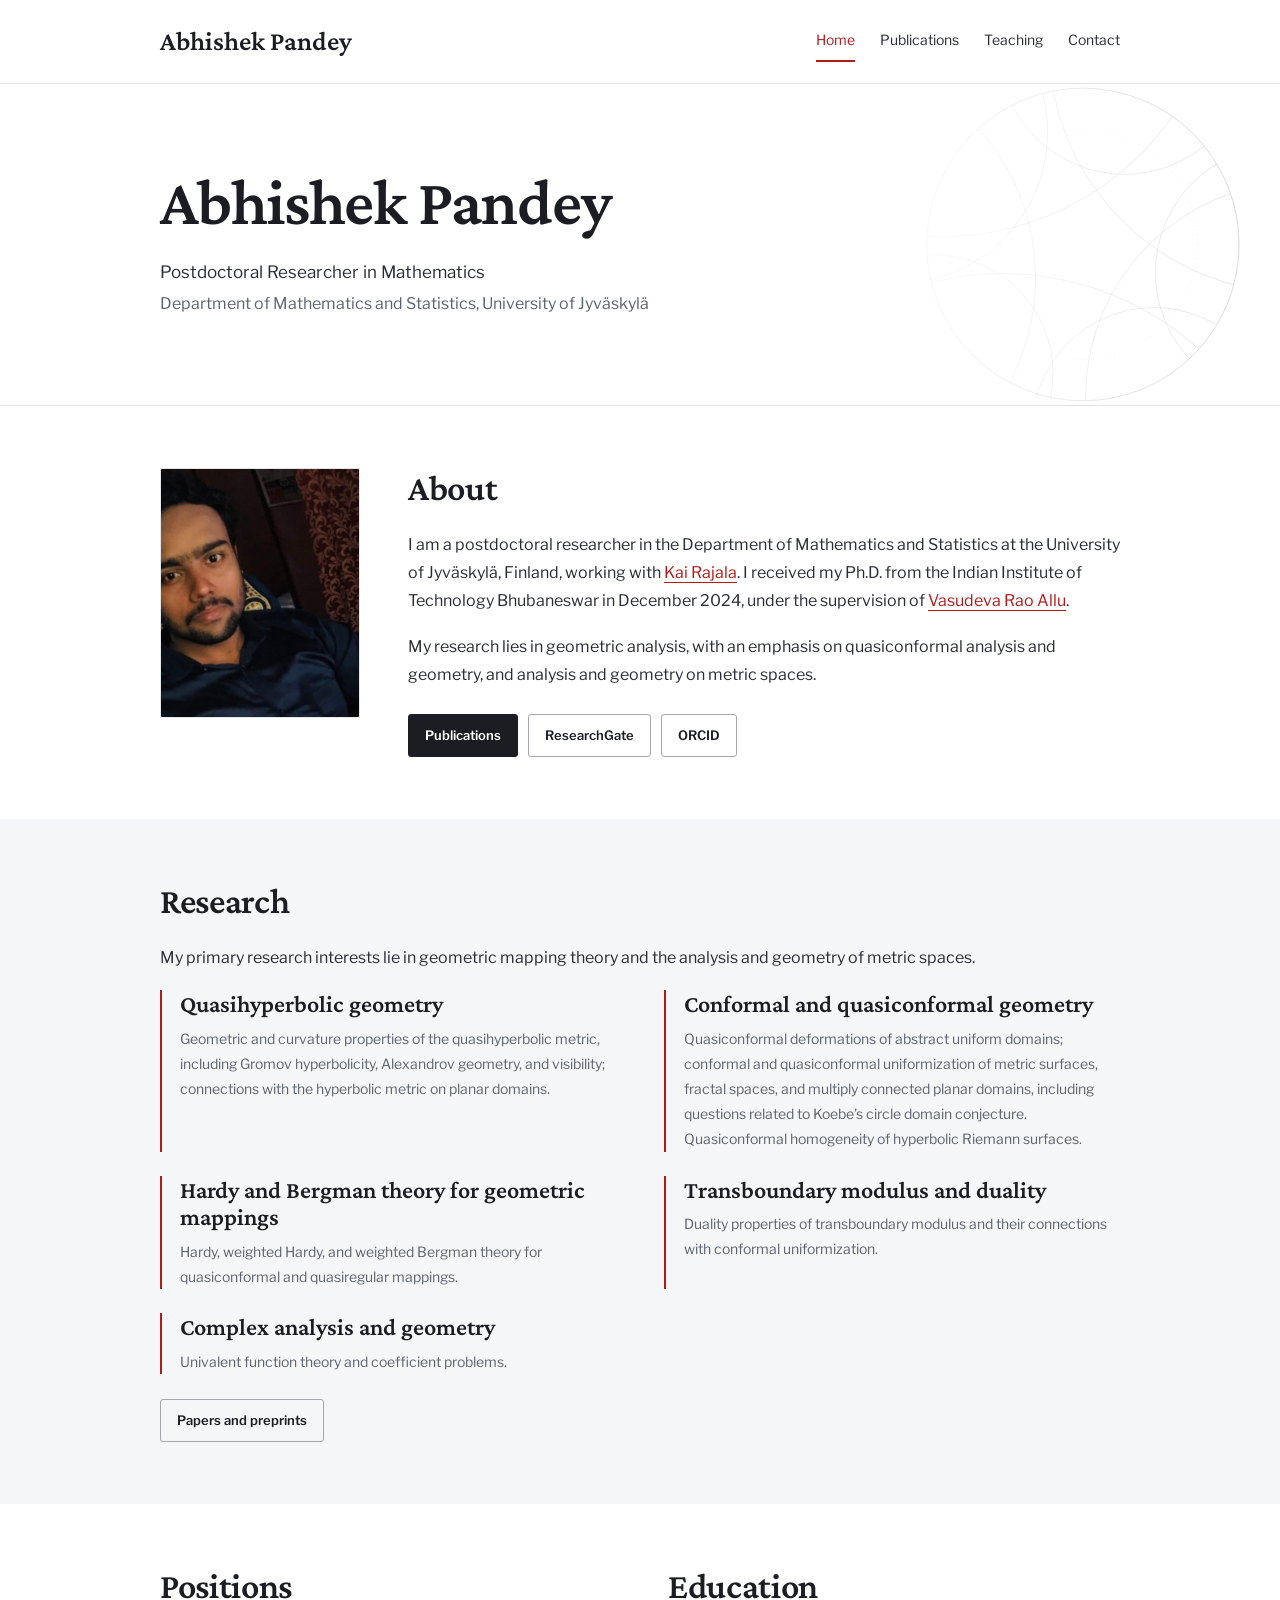
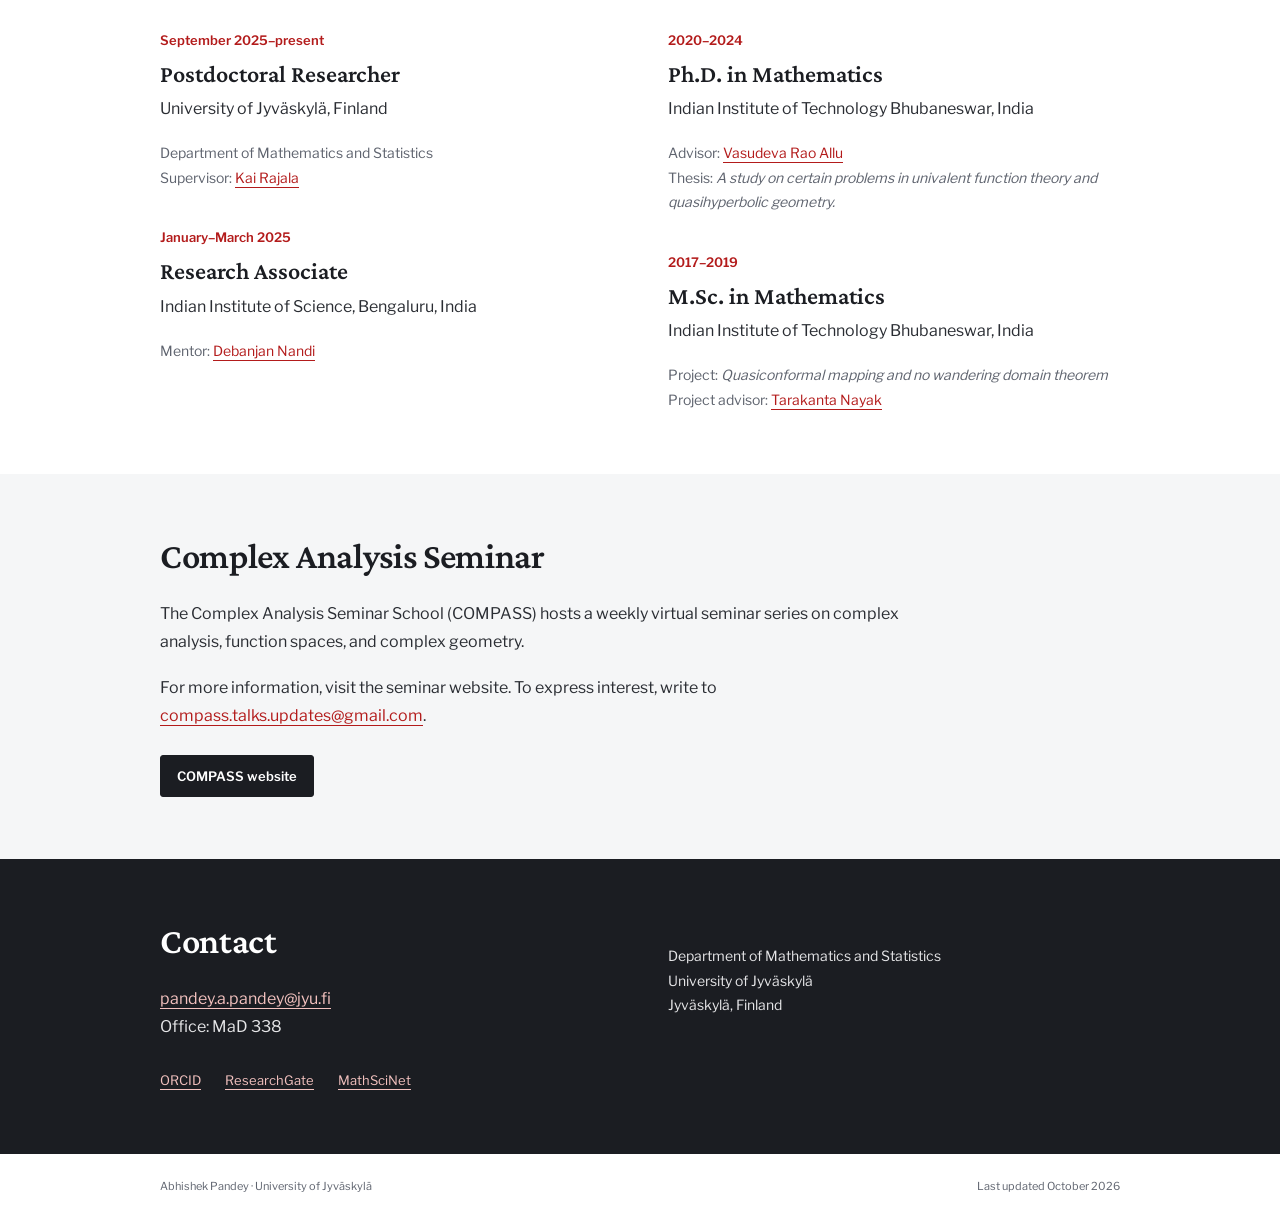
<file: index.html>
<!doctype html>
<html lang="en"><head><meta charset="utf-8"><meta name="viewport" content="width=device-width, initial-scale=1"><title>Abhishek Pandey</title><meta name="description" content="Abhishek Pandey, postdoctoral researcher in mathematics at the University of Jyväskylä. Quasiconformal analysis, quasihyperbolic geometry, and analysis on metric spaces."><meta name="theme-color" content="#b31b1b"><link rel="icon" type="image/svg+xml" href="assets/favicon.svg"><link rel="stylesheet" href="style.css"><script type="application/ld+json">{"@context": "https://schema.org", "@type": "Person", "name": "Abhishek Pandey", "jobTitle": "Postdoctoral Researcher", "affiliation": {"@type": "Organization", "name": "University of Jyväskylä"}, "email": "pandey.a.pandey@jyu.fi", "sameAs": ["https://orcid.org/0009-0004-5698-4659", "https://www.researchgate.net/profile/Abhishek_Pandey86"]}</script></head><body><a class="skip" href="#main">Skip to content</a><header class="site-header"><div class="wrap header-inner"><a class="site-name" href="index.html">Abhishek Pandey</a><nav class="navigation" aria-label="Main navigation"><a href="index.html" aria-current="page">Home</a><a href="publications.html">Publications</a><a href="teaching.html">Teaching</a><a href="index.html#contact">Contact</a></nav></div></header><main id="main"><section class="hero" aria-label="Introduction"><div class="wrap"><h1>Abhishek Pandey</h1><p>Postdoctoral Researcher in Mathematics<br><span class="affiliation">Department of Mathematics and Statistics, University of Jyväskylä</span></p></div></section>
<section class="section" aria-labelledby="about-title"><div class="wrap about-grid"><img class="portrait" src="assets/portrait.jpg" width="200" height="250" alt="Abhishek Pandey"><div><h2 id="about-title">About</h2><p>I am a postdoctoral researcher in the Department of Mathematics and Statistics at the University of Jyväskylä, Finland, working with <a href="https://users.jyu.fi/~kirajala/">Kai Rajala</a>. I received my Ph.D. from the Indian Institute of Technology Bhubaneswar in December 2024, under the supervision of <a href="https://sbs.iitbbs.ac.in/index.php/vasura/">Vasudeva Rao Allu</a>.</p><p>My research lies in geometric analysis, with an emphasis on quasiconformal analysis and geometry, and analysis and geometry on metric spaces.</p><div class="buttons"><a class="button" href="publications.html">Publications</a><a class="button outline" href="https://www.researchgate.net/profile/Abhishek_Pandey86">ResearchGate</a><a class="button outline" href="https://orcid.org/0009-0004-5698-4659">ORCID</a></div></div></div></section>
<section class="section band" aria-labelledby="research-title"><div class="wrap"><h2 id="research-title">Research</h2><p>My primary research interests lie in geometric mapping theory and the analysis and geometry of metric spaces.</p><ul class="research-list"><li><h3>Quasihyperbolic geometry</h3><p>Geometric and curvature properties of the quasihyperbolic metric, including Gromov hyperbolicity, Alexandrov geometry, and visibility; connections with the hyperbolic metric on planar domains.</p></li><li><h3>Conformal and quasiconformal geometry</h3><p>Quasiconformal deformations of abstract uniform domains; conformal and quasiconformal uniformization of metric surfaces, fractal spaces, and multiply connected planar domains, including questions related to Koebe’s circle domain conjecture. Quasiconformal homogeneity of hyperbolic Riemann surfaces.</p></li><li><h3>Hardy and Bergman theory for geometric mappings</h3><p>Hardy, weighted Hardy, and weighted Bergman theory for quasiconformal and quasiregular mappings.</p></li><li><h3>Transboundary modulus and duality</h3><p>Duality properties of transboundary modulus and their connections with conformal uniformization.</p></li><li style="grid-column:1 / -1"><h3>Complex analysis and geometry</h3><p>Univalent function theory and coefficient problems.</p></li></ul><div class="buttons"><a class="button outline" href="publications.html">Papers and preprints</a></div></div></section>
<section class="section" aria-label="Positions and education"><div class="wrap two-column"><div><h2>Positions</h2><div><span class="date">September 2025–present</span><h3 class="role-title">Postdoctoral Researcher</h3><p>University of Jyväskylä, Finland</p><p class="detail muted">Department of Mathematics and Statistics<br>Supervisor: <a href="https://users.jyu.fi/~kirajala/">Kai Rajala</a></p></div><div style="margin-top:36px"><span class="date">January–March 2025</span><h3 class="role-title">Research Associate</h3><p>Indian Institute of Science, Bengaluru, India</p><p class="detail muted">Mentor: <a href="https://sites.google.com/view/debanjannandi/home">Debanjan Nandi</a></p></div></div><div><h2>Education</h2><div><span class="date">2020–2024</span><h3 class="role-title">Ph.D. in Mathematics</h3><p>Indian Institute of Technology Bhubaneswar, India</p><p class="detail muted">Advisor: <a href="https://sbs.iitbbs.ac.in/index.php/vasura/">Vasudeva Rao Allu</a><br>Thesis: <em>A study on certain problems in univalent function theory and quasihyperbolic geometry.</em></p></div><div style="margin-top:36px"><span class="date">2017–2019</span><h3 class="role-title">M.Sc. in Mathematics</h3><p>Indian Institute of Technology Bhubaneswar, India</p><p class="detail muted">Project: <em>Quasiconformal mapping and no wandering domain theorem</em><br>Project advisor: <a href="https://sbs.iitbbs.ac.in/index.php/tnayak/">Tarakanta Nayak</a></p></div></div></div></section>
<section class="section band" aria-labelledby="compass-title"><div class="wrap"><div class="seminar-copy"><h2 id="compass-title">Complex Analysis Seminar</h2><p>The Complex Analysis Seminar School (COMPASS) hosts a weekly virtual seminar series on complex analysis, function spaces, and complex geometry.</p><p>For more information, visit the seminar website. To express interest, write to <a href="mailto:compass.talks.updates@gmail.com">compass.talks.updates@gmail.com</a>.</p><div class="buttons"><a class="button" href="https://sites.google.com/view/compass-lectures/home">COMPASS website</a></div></div></div></section>
<section class="section contact" id="contact" aria-labelledby="contact-title"><div class="wrap"><div class="two-column"><div><h2 id="contact-title">Contact</h2><p><a href="mailto:pandey.a.pandey@jyu.fi">pandey.a.pandey@jyu.fi</a><br>Office: MaD 338</p></div><address>Department of Mathematics and Statistics<br>University of Jyväskylä<br>Jyväskylä, Finland</address></div><div class="profiles"><a href="https://orcid.org/0009-0004-5698-4659">ORCID</a><a href="https://www.researchgate.net/profile/Abhishek_Pandey86">ResearchGate</a><a href="https://mathscinet.ams.org/mathscinet/2006/mathscinet/search/author.html?mrauthid=1399513">MathSciNet</a></div></div></section></main><footer class="footer"><div class="wrap"><p>Abhishek Pandey · University of Jyväskylä</p><p>Last updated October 2026</p></div></footer></body></html>
</file>
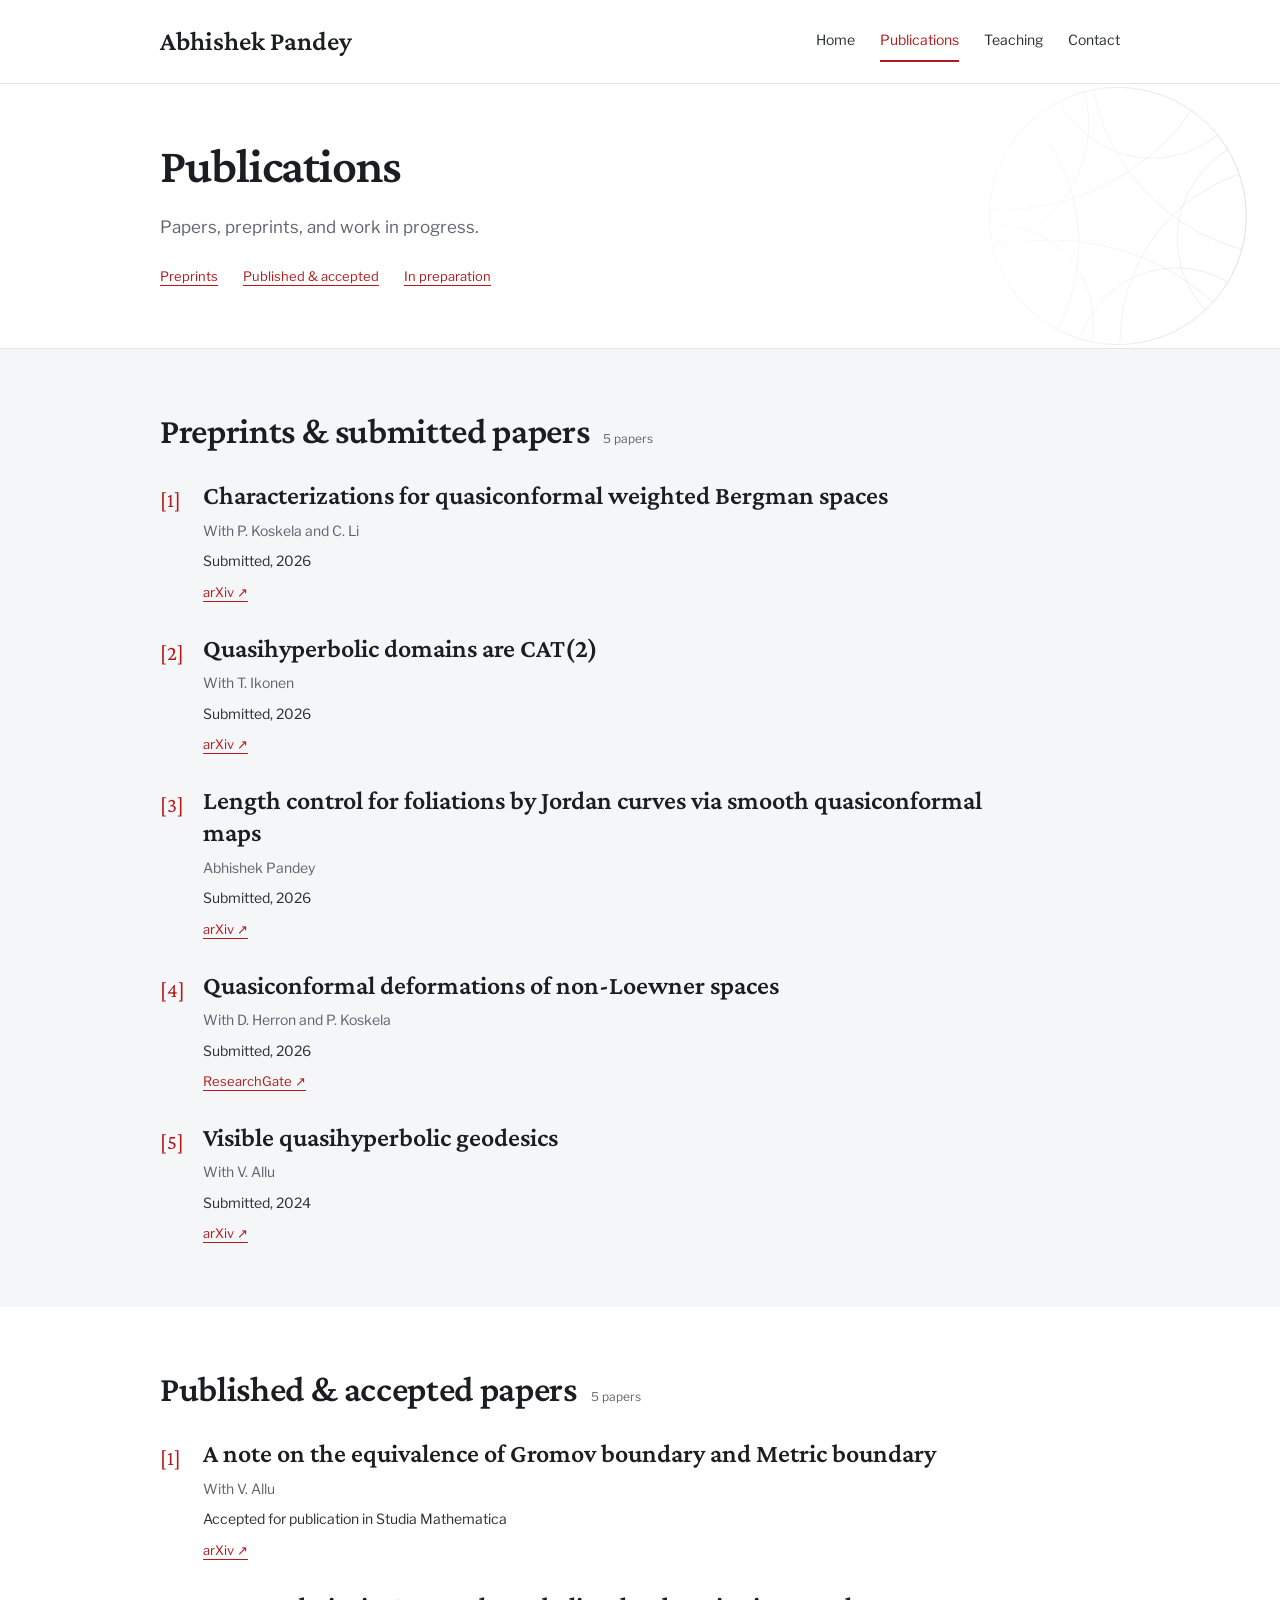
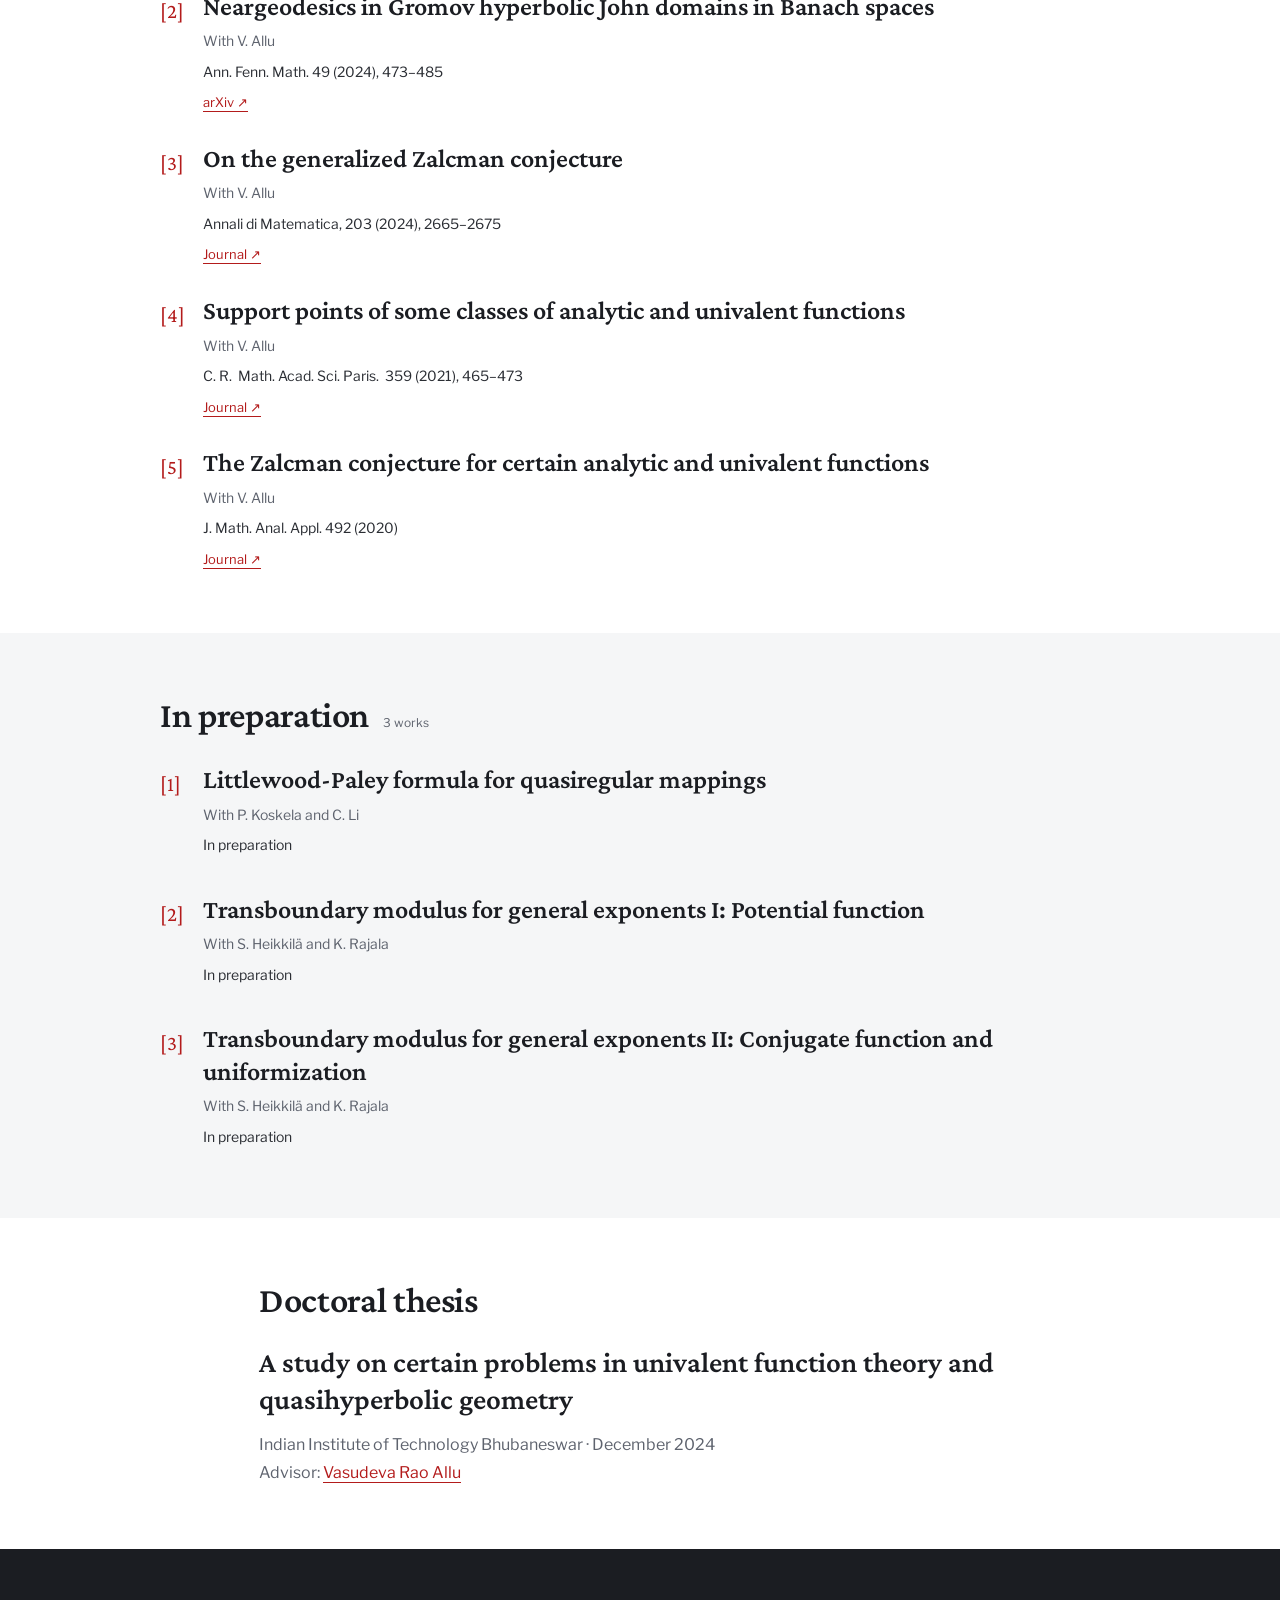
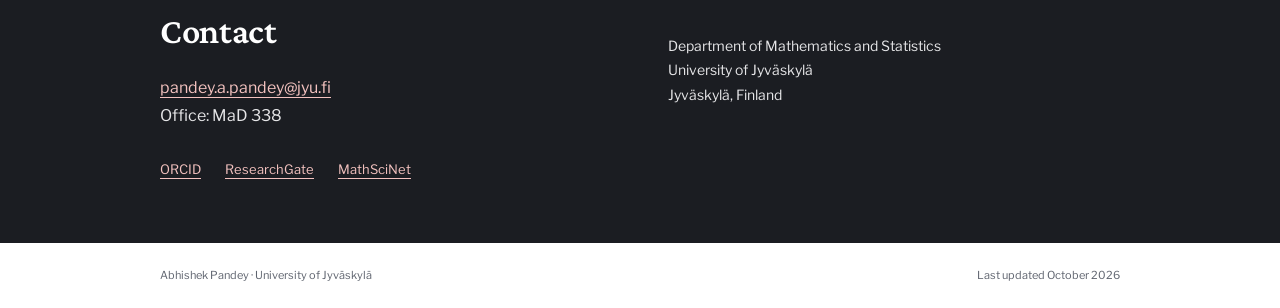
<file: publications.html>
<!doctype html>
<html lang="en"><head><meta charset="utf-8"><meta name="viewport" content="width=device-width, initial-scale=1"><title>Publications · Abhishek Pandey</title><meta name="description" content="Research papers, preprints, and work in preparation by Abhishek Pandey in quasiconformal analysis, quasihyperbolic geometry, and complex analysis."><meta name="theme-color" content="#b31b1b"><link rel="icon" type="image/svg+xml" href="assets/favicon.svg"><link rel="stylesheet" href="style.css"><script type="application/ld+json">{"@context": "https://schema.org", "@type": "Person", "name": "Abhishek Pandey", "jobTitle": "Postdoctoral Researcher", "affiliation": {"@type": "Organization", "name": "University of Jyväskylä"}, "email": "pandey.a.pandey@jyu.fi", "sameAs": ["https://orcid.org/0009-0004-5698-4659", "https://www.researchgate.net/profile/Abhishek_Pandey86"]}</script></head><body><a class="skip" href="#main">Skip to content</a><header class="site-header"><div class="wrap header-inner"><a class="site-name" href="index.html">Abhishek Pandey</a><nav class="navigation" aria-label="Main navigation"><a href="index.html">Home</a><a href="publications.html" aria-current="page">Publications</a><a href="teaching.html">Teaching</a><a href="index.html#contact">Contact</a></nav></div></header><main id="main"><section class="hero small" aria-label="Introduction"><div class="wrap"><h1>Publications</h1><p>Papers, preprints, and work in progress.</p><nav class="page-jump" aria-label="Publication sections"><a href="#preprints-submitted">Preprints</a><a href="#published-accepted">Published &amp; accepted</a><a href="#in-preparation">In preparation</a></nav></div></section><section class="section band" id="preprints-submitted" aria-labelledby="preprints-submitted-title"><div class="wrap"><div class="section-heading"><h2 id="preprints-submitted-title">Preprints &amp; submitted papers</h2><span class="count">5 papers</span></div><ol class="paper-list"><li class="paper"><h3><a href="https://arxiv.org/pdf/2610.14267">Characterizations for quasiconformal weighted Bergman spaces</a></h3><p class="authors">With P. Koskela and C. Li</p><p class="citation">Submitted, 2026</p><div class="paper-links"><a href="https://arxiv.org/pdf/2610.14267">arXiv <span aria-hidden="true">↗</span><span class="sr-only"> — Characterizations for quasiconformal weighted Bergman spaces</span></a></div></li><li class="paper"><h3><a href="https://arxiv.org/pdf/2609.24610">Quasihyperbolic domains are CAT(2)</a></h3><p class="authors">With T. Ikonen</p><p class="citation">Submitted, 2026</p><div class="paper-links"><a href="https://arxiv.org/pdf/2609.24610">arXiv <span aria-hidden="true">↗</span><span class="sr-only"> — Quasihyperbolic domains are CAT(2)</span></a></div></li><li class="paper"><h3><a href="https://arxiv.org/abs/2610.21009">Length control for foliations by Jordan curves via smooth quasiconformal maps</a></h3><p class="authors">Abhishek Pandey</p><p class="citation">Submitted, 2026</p><div class="paper-links"><a href="https://arxiv.org/abs/2610.21009">arXiv <span aria-hidden="true">↗</span><span class="sr-only"> — Length control for foliations by Jordan curves via smooth quasiconformal maps</span></a></div></li><li class="paper"><h3><a href="https://www.researchgate.net/publication/415911220_QUASICONFORMAL_DEFORMATIONS_OF_NON-LOEWNER_SPACES">Quasiconformal deformations of non-Loewner spaces</a></h3><p class="authors">With D. Herron and P. Koskela</p><p class="citation">Submitted, 2026</p><div class="paper-links"><a href="https://www.researchgate.net/publication/415911220_QUASICONFORMAL_DEFORMATIONS_OF_NON-LOEWNER_SPACES">ResearchGate <span aria-hidden="true">↗</span><span class="sr-only"> — Quasiconformal deformations of non-Loewner spaces</span></a></div></li><li class="paper"><h3><a href="https://doi.org/10.48550/arXiv.2306.03815">Visible quasihyperbolic geodesics</a></h3><p class="authors">With V. Allu</p><p class="citation">Submitted, 2024</p><div class="paper-links"><a href="https://doi.org/10.48550/arXiv.2306.03815">arXiv <span aria-hidden="true">↗</span><span class="sr-only"> — Visible quasihyperbolic geodesics</span></a></div></li></ol></div></section><section class="section" id="published-accepted" aria-labelledby="published-accepted-title"><div class="wrap"><div class="section-heading"><h2 id="published-accepted-title">Published &amp; accepted papers</h2><span class="count">5 papers</span></div><ol class="paper-list"><li class="paper"><h3><a href="https://arxiv.org/abs/2405.10273">A note on the equivalence of Gromov boundary and Metric boundary</a></h3><p class="authors">With V. Allu</p><p class="citation">Accepted for publication in Studia Mathematica</p><div class="paper-links"><a href="https://arxiv.org/abs/2405.10273">arXiv <span aria-hidden="true">↗</span><span class="sr-only"> — A note on the equivalence of Gromov boundary and Metric boundary</span></a></div></li><li class="paper"><h3><a href="https://arxiv.org/abs/2301.13147v3">Neargeodesics in Gromov hyperbolic John domains in Banach spaces</a></h3><p class="authors">With V. Allu</p><p class="citation">Ann. Fenn. Math. 49 (2024), 473–485</p><div class="paper-links"><a href="https://arxiv.org/abs/2301.13147v3">arXiv <span aria-hidden="true">↗</span><span class="sr-only"> — Neargeodesics in Gromov hyperbolic John domains in Banach spaces</span></a></div></li><li class="paper"><h3><a href="https://doi.org/10.1007/s10231-024-01461-z">On the generalized Zalcman conjecture</a></h3><p class="authors">With V. Allu</p><p class="citation">Annali di Matematica, 203 (2024), 2665–2675</p><div class="paper-links"><a href="https://doi.org/10.1007/s10231-024-01461-z">Journal <span aria-hidden="true">↗</span><span class="sr-only"> — On the generalized Zalcman conjecture</span></a></div></li><li class="paper"><h3><a href="https://comptes-rendus.academie-sciences.fr/mathematique/articles/10.5802/crmath.181/">Support points of some classes of analytic and univalent functions</a></h3><p class="authors">With V. Allu</p><p class="citation">C. R.  Math. Acad. Sci. Paris.  359 (2021), 465–473</p><div class="paper-links"><a href="https://comptes-rendus.academie-sciences.fr/mathematique/articles/10.5802/crmath.181/">Journal <span aria-hidden="true">↗</span><span class="sr-only"> — Support points of some classes of analytic and univalent functions</span></a></div></li><li class="paper"><h3><a href="https://doi.org/10.1016/j.jmaa.2020.124466">The Zalcman conjecture for certain analytic and univalent functions</a></h3><p class="authors">With V. Allu</p><p class="citation">J. Math. Anal. Appl. 492 (2020)</p><div class="paper-links"><a href="https://doi.org/10.1016/j.jmaa.2020.124466">Journal <span aria-hidden="true">↗</span><span class="sr-only"> — The Zalcman conjecture for certain analytic and univalent functions</span></a></div></li></ol></div></section><section class="section band" id="in-preparation" aria-labelledby="in-preparation-title"><div class="wrap"><div class="section-heading"><h2 id="in-preparation-title">In preparation</h2><span class="count">3 works</span></div><ol class="paper-list"><li class="paper"><h3>Littlewood-Paley formula for quasiregular mappings</h3><p class="authors">With P. Koskela and C. Li</p><p class="citation">In preparation</p></li><li class="paper"><h3>Transboundary modulus for general exponents I: Potential function</h3><p class="authors">With S. Heikkilä and K. Rajala</p><p class="citation">In preparation</p></li><li class="paper"><h3>Transboundary modulus for general exponents II: Conjugate function and uniformization</h3><p class="authors">With S. Heikkilä and K. Rajala</p><p class="citation">In preparation</p></li></ol></div></section><section class="section" aria-labelledby="thesis-title"><div class="wrap thesis"><h2 id="thesis-title">Doctoral thesis</h2><h3>A study on certain problems in univalent function theory and quasihyperbolic geometry</h3><p class="muted">Indian Institute of Technology Bhubaneswar · December 2024<br>Advisor: <a href="https://sbs.iitbbs.ac.in/index.php/vasura/">Vasudeva Rao Allu</a></p></div></section><section class="section contact" id="contact" aria-labelledby="contact-title"><div class="wrap"><div class="two-column"><div><h2 id="contact-title">Contact</h2><p><a href="mailto:pandey.a.pandey@jyu.fi">pandey.a.pandey@jyu.fi</a><br>Office: MaD 338</p></div><address>Department of Mathematics and Statistics<br>University of Jyväskylä<br>Jyväskylä, Finland</address></div><div class="profiles"><a href="https://orcid.org/0009-0004-5698-4659">ORCID</a><a href="https://www.researchgate.net/profile/Abhishek_Pandey86">ResearchGate</a><a href="https://mathscinet.ams.org/mathscinet/2006/mathscinet/search/author.html?mrauthid=1399513">MathSciNet</a></div></div></section></main><footer class="footer"><div class="wrap"><p>Abhishek Pandey · University of Jyväskylä</p><p>Last updated October 2026</p></div></footer></body></html>
</file>
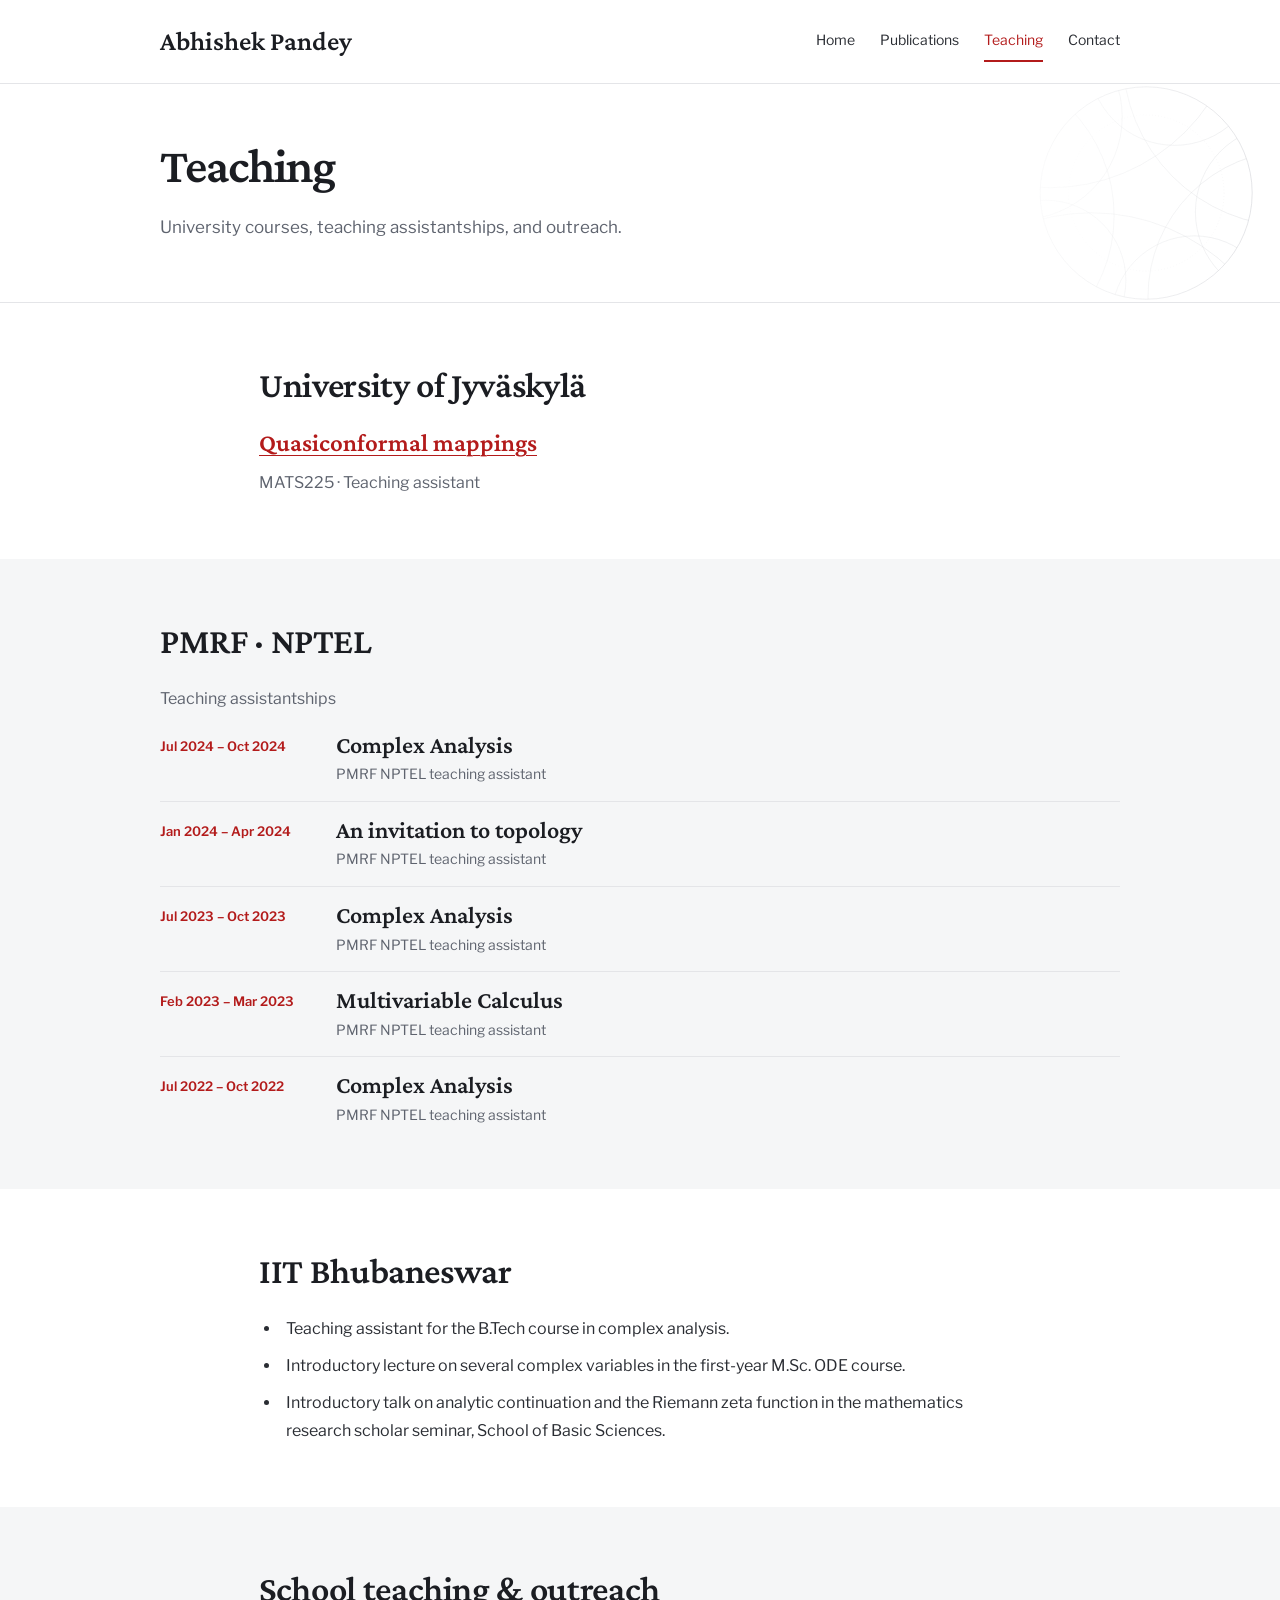
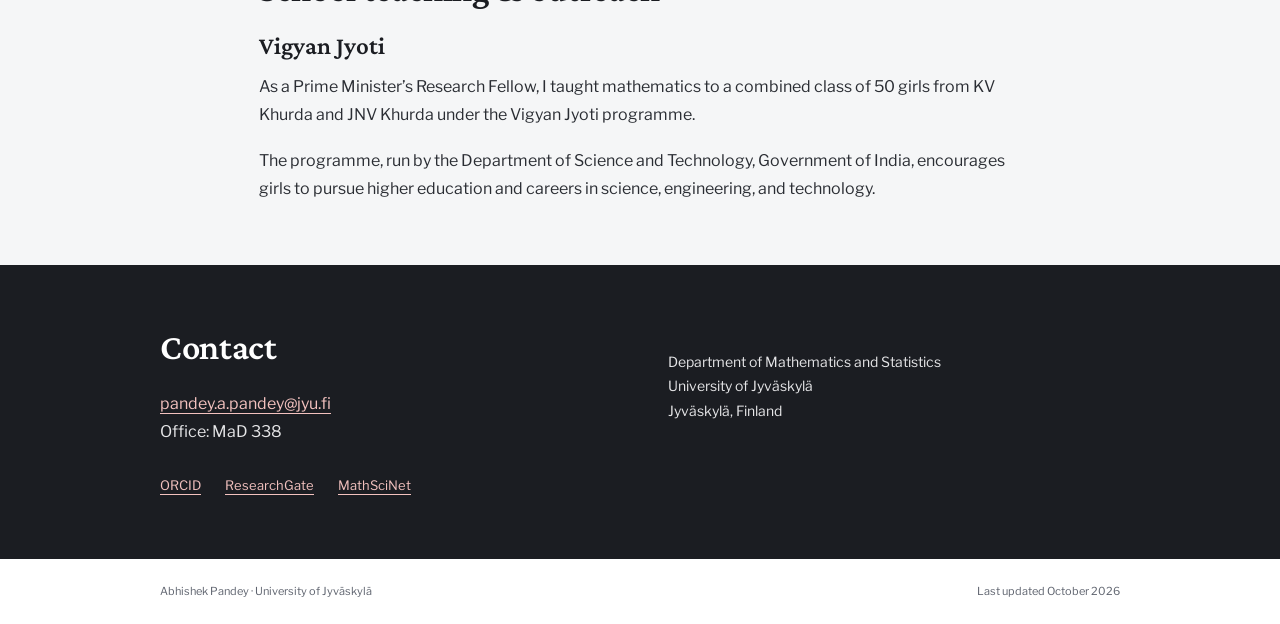
<file: teaching.html>
<!doctype html>
<html lang="en"><head><meta charset="utf-8"><meta name="viewport" content="width=device-width, initial-scale=1"><title>Teaching · Abhishek Pandey</title><meta name="description" content="Teaching and outreach by Abhishek Pandey at the University of Jyväskylä, IIT Bhubaneswar, NPTEL, and Vigyan Jyoti."><meta name="theme-color" content="#b31b1b"><link rel="icon" type="image/svg+xml" href="assets/favicon.svg"><link rel="stylesheet" href="style.css"><script type="application/ld+json">{"@context": "https://schema.org", "@type": "Person", "name": "Abhishek Pandey", "jobTitle": "Postdoctoral Researcher", "affiliation": {"@type": "Organization", "name": "University of Jyväskylä"}, "email": "pandey.a.pandey@jyu.fi", "sameAs": ["https://orcid.org/0009-0004-5698-4659", "https://www.researchgate.net/profile/Abhishek_Pandey86"]}</script></head><body><a class="skip" href="#main">Skip to content</a><header class="site-header"><div class="wrap header-inner"><a class="site-name" href="index.html">Abhishek Pandey</a><nav class="navigation" aria-label="Main navigation"><a href="index.html">Home</a><a href="publications.html">Publications</a><a href="teaching.html" aria-current="page">Teaching</a><a href="index.html#contact">Contact</a></nav></div></header><main id="main"><section class="hero small" aria-label="Introduction"><div class="wrap"><h1>Teaching</h1><p>University courses, teaching assistantships, and outreach.</p></div></section><section class="section" aria-labelledby="jyu-title"><div class="wrap prose"><h2 id="jyu-title">University of Jyväskylä</h2><h3><a href="https://kfaessler.wixsite.com/math/quasiconformal-mappings-2026">Quasiconformal mappings</a></h3><p class="muted">MATS225 · Teaching assistant</p></div></section><section class="section band" aria-labelledby="nptel-title"><div class="wrap"><h2 id="nptel-title">PMRF · NPTEL</h2><p class="muted">Teaching assistantships</p><ul class="teaching-list"><li><span class="date">Jul 2024 – Oct 2024</span><div><h3>Complex Analysis</h3><p>PMRF NPTEL teaching assistant</p></div></li><li><span class="date">Jan 2024 – Apr 2024</span><div><h3>An invitation to topology</h3><p>PMRF NPTEL teaching assistant</p></div></li><li><span class="date">Jul 2023 – Oct 2023</span><div><h3>Complex Analysis</h3><p>PMRF NPTEL teaching assistant</p></div></li><li><span class="date">Feb 2023 – Mar 2023</span><div><h3>Multivariable Calculus</h3><p>PMRF NPTEL teaching assistant</p></div></li><li><span class="date">Jul 2022 – Oct 2022</span><div><h3>Complex Analysis</h3><p>PMRF NPTEL teaching assistant</p></div></li></ul></div></section><section class="section" aria-labelledby="iit-title"><div class="wrap prose"><h2 id="iit-title">IIT Bhubaneswar</h2><ul><li>Teaching assistant for the B.Tech course in complex analysis.</li><li>Introductory lecture on several complex variables in the first-year M.Sc. ODE course.</li><li>Introductory talk on analytic continuation and the Riemann zeta function in the mathematics research scholar seminar, School of Basic Sciences.</li></ul></div></section><section class="section band" aria-labelledby="outreach-title"><div class="wrap prose"><h2 id="outreach-title">School teaching &amp; outreach</h2><h3>Vigyan Jyoti</h3><p>As a Prime Minister’s Research Fellow, I taught mathematics to a combined class of 50 girls from KV Khurda and JNV Khurda under the Vigyan Jyoti programme.</p><p>The programme, run by the Department of Science and Technology, Government of India, encourages girls to pursue higher education and careers in science, engineering, and technology.</p></div></section><section class="section contact" id="contact" aria-labelledby="contact-title"><div class="wrap"><div class="two-column"><div><h2 id="contact-title">Contact</h2><p><a href="mailto:pandey.a.pandey@jyu.fi">pandey.a.pandey@jyu.fi</a><br>Office: MaD 338</p></div><address>Department of Mathematics and Statistics<br>University of Jyväskylä<br>Jyväskylä, Finland</address></div><div class="profiles"><a href="https://orcid.org/0009-0004-5698-4659">ORCID</a><a href="https://www.researchgate.net/profile/Abhishek_Pandey86">ResearchGate</a><a href="https://mathscinet.ams.org/mathscinet/2006/mathscinet/search/author.html?mrauthid=1399513">MathSciNet</a></div></div></section></main><footer class="footer"><div class="wrap"><p>Abhishek Pandey · University of Jyväskylä</p><p>Last updated October 2026</p></div></footer></body></html>
</file>
<file: style.css>
@font-face{font-family:'Crimson Pro';font-style:normal;font-weight:400;font-display:swap;src:url('assets/fonts/crimson-pro-regular.ttf') format('truetype')}
@font-face{font-family:'Crimson Pro';font-style:normal;font-weight:600;font-display:swap;src:url('assets/fonts/crimson-pro-semibold.ttf') format('truetype')}
@font-face{font-family:'Libre Franklin';font-style:normal;font-weight:400;font-display:swap;src:url('assets/fonts/libre-franklin-regular.ttf') format('truetype')}
@font-face{font-family:'Libre Franklin';font-style:normal;font-weight:600;font-display:swap;src:url('assets/fonts/libre-franklin-semibold.ttf') format('truetype')}
:root{--ink:#1b1d22;--body:#2a2d33;--muted:#5e636e;--red:#b31b1b;--rule:#e4e5e8;--band:#f5f6f7;--serif:'Crimson Pro',Georgia,serif;--sans:'Libre Franklin',Arial,sans-serif}
*{box-sizing:border-box}
html{scroll-behavior:smooth;scroll-padding-top:24px}
body{margin:0;background:#fff;color:var(--body);font-family:var(--sans);font-size:16px;line-height:1.75;-webkit-font-smoothing:antialiased}
img{max-width:100%;height:auto;display:block}
a{color:var(--red);text-decoration-thickness:1px;text-underline-offset:4px}
a:hover{color:var(--ink)}
a:focus-visible{outline:2px solid var(--red);outline-offset:5px;border-radius:2px}
p{margin:0 0 18px}p:last-child{margin-bottom:0}
h1,h2,h3{color:var(--ink);font-family:var(--serif);font-weight:600;line-height:1.15;margin:0 0 22px}
h1{font-size:clamp(44px,6vw,66px);letter-spacing:-1.1px}
h2{font-size:36px;letter-spacing:-.35px}
h3{font-size:25px;margin-bottom:12px}
ul{padding-left:22px;margin:0}li+li{margin-top:9px}
.wrap{width:min(100%,1008px);margin:auto;padding-inline:24px}
.skip{position:absolute;left:12px;top:-100px;background:#fff;padding:10px 18px;z-index:10}.skip:focus{top:10px}
.site-header{border-bottom:1px solid var(--rule)}
.header-inner{min-height:79px;display:flex;justify-content:space-between;align-items:center;gap:24px;padding-block:18px}
.site-name{font-family:var(--serif);font-weight:600;font-size:27px;color:var(--ink);text-decoration:none;white-space:nowrap}
.navigation{display:flex;flex-wrap:wrap;gap:25px;align-items:center}
.navigation a{color:var(--body);text-decoration:none;font-size:14px;padding-block:7px;border-bottom:2px solid transparent}
.navigation a:hover,.navigation a[aria-current=page]{color:var(--red);border-color:var(--red)}
.hero{position:relative;isolation:isolate;border-bottom:1px solid var(--rule);overflow:hidden;background:#fff}
.hero:before{content:'';position:absolute;inset:0;z-index:-1;background:url('assets/geometry.svg') no-repeat right center;background-size:auto 115%;opacity:.75}
.hero .wrap{padding-block:80px 86px}
.hero h1{max-width:720px;margin-bottom:17px}
.hero p{font-size:17px;line-height:1.8;max-width:680px}
.hero .affiliation{color:var(--muted);font-size:16px}
.hero.small .wrap{padding-block:54px 60px}.hero.small h1{font-size:49px}
.hero.small p{color:var(--muted)}
.section{padding-block:62px}.band{background:var(--band)}
.about-grid{display:grid;grid-template-columns:200px minmax(0,1fr);gap:48px;align-items:start}
.portrait{width:200px;aspect-ratio:4/5;object-fit:cover;object-position:center 28%;border:1px solid var(--rule);border-radius:2px}
.buttons{display:flex;flex-wrap:wrap;gap:10px;margin-top:25px}
.button{display:inline-flex;justify-content:center;align-items:center;padding:9px 16px;font-size:13px;font-weight:600;color:#fff;background:var(--ink);border:1px solid var(--ink);border-radius:3px;text-decoration:none}
.button:hover{color:#fff;background:var(--red);border-color:var(--red)}
.button.outline{background:transparent;color:var(--ink);border-color:#a5a7ac}.button.outline:hover{color:var(--red);border-color:var(--red)}
.two-column{display:grid;grid-template-columns:1fr 1fr;gap:56px}
.research-list{display:grid;grid-template-columns:1fr 1fr;gap:24px 48px;list-style:none;padding:0}
.research-list li{margin:0;padding-left:18px;border-left:2px solid var(--red)}
.research-list h3{font-size:24px;margin-bottom:8px}.research-list p{font-size:14px;color:var(--muted);line-height:1.8}
.date{font-size:13px;font-weight:600;color:var(--red);display:block;margin-bottom:8px}
.muted{color:var(--muted)}
.role-title{font-size:24px;margin-bottom:8px}.detail{font-size:14px}
.seminar-copy{max-width:760px}
.contact{background:var(--ink);color:#e6e6e8}
.contact h2{color:#fff}.contact a{color:#f3c2bf}.contact a:hover{color:#fff}.contact a:focus-visible{outline-color:#fff}
.contact address{font-style:normal;font-size:14px;align-self:center}
.profiles{display:flex;gap:24px;flex-wrap:wrap;margin-top:28px;font-size:13px}
.footer{padding-block:23px;font-size:11px;color:var(--muted)}
.footer .wrap{display:flex;flex-wrap:wrap;justify-content:space-between;gap:8px}.footer p{margin:0}
.section-heading{display:flex;align-items:baseline;flex-wrap:wrap;gap:14px;margin-bottom:28px}.section-heading h2{margin:0}.count{font-size:12px;color:var(--muted)}
.paper-list{list-style:none;margin:0;padding:0;counter-reset:papers}
.paper{position:relative;padding:0 0 29px 43px;counter-increment:papers;margin:0}
.paper:last-child{padding-bottom:0}
.paper:before{content:'[' counter(papers) ']';position:absolute;left:0;top:2px;color:var(--red);font-family:var(--serif);font-size:21px}
.paper h3{font-size:26px;line-height:1.25;margin:0 0 6px;max-width:820px}
.paper h3 a{color:var(--ink);text-decoration:none}.paper h3 a:hover{color:var(--red);text-decoration:underline}
.paper .authors{color:var(--muted);font-size:14px;margin:0 0 6px}.paper .citation{font-size:14px;margin:0 0 7px}
.paper-links{display:flex;flex-wrap:wrap;gap:18px;font-size:13px}
.page-jump{display:flex;flex-wrap:wrap;gap:10px 25px;font-size:13px;margin-top:23px}
.thesis{max-width:810px}.thesis h3{font-size:29px;line-height:1.3}
.teaching-list{list-style:none;padding:0}
.teaching-list li{display:grid;grid-template-columns:150px minmax(0,1fr);gap:26px;padding:14px 0;border-bottom:1px solid var(--rule);margin:0}
.teaching-list li:first-child{padding-top:0}.teaching-list li:last-child{border:0;padding-bottom:0}
.teaching-list .date{margin:4px 0 0}.teaching-list h3{font-size:24px;margin-bottom:4px}.teaching-list p{font-size:14px;color:var(--muted)}
.prose{max-width:810px}.prose li{padding-left:5px}
[hidden]{display:none!important}
@media(min-width:1400px){.hero:before{background-position:calc(50% + 320px) center}}
@media(max-width:720px){body{font-size:15px}.wrap{padding-inline:20px}.header-inner{align-items:flex-start;flex-direction:column;gap:6px;padding-block:15px}.navigation{gap:22px;width:100%}.navigation a{font-size:13px}.site-name{font-size:27px}.hero .wrap{padding-block:51px 58px}.hero:before{opacity:.38;background-position:calc(100% + 170px) center}.hero h1{font-size:46px;letter-spacing:-.7px}.hero p{font-size:16px}.hero .affiliation{font-size:14px}.hero.small .wrap{padding-block:40px 45px}.hero.small h1{font-size:43px}.section{padding-block:43px}.about-grid{grid-template-columns:1fr;gap:28px}.portrait{width:170px}.two-column,.research-list{grid-template-columns:1fr;gap:32px}h2{font-size:33px}.paper h3{font-size:24px}.paper{padding-left:35px}.teaching-list li{grid-template-columns:1fr;gap:5px}.profiles{gap:14px 23px}.footer .wrap{display:block}.footer p+p{margin-top:5px}.contact address{font-size:14px}}
@media(prefers-reduced-motion:reduce){html{scroll-behavior:auto}}
@media print{.navigation,.buttons,.page-jump,.skip{display:none}.hero:before{display:none}.hero .wrap,.hero.small .wrap{padding-block:25px}.section{padding-block:25px}.contact{background:#fff;color:#222;border-top:1px solid #ccc}.contact h2,.contact a{color:#222}.band{background:#fff}.paper{break-inside:avoid}.footer{border-top:1px solid #ccc}}

.sr-only{position:absolute;width:1px;height:1px;padding:0;margin:-1px;overflow:hidden;clip:rect(0,0,0,0);white-space:nowrap;border:0}
</file>
